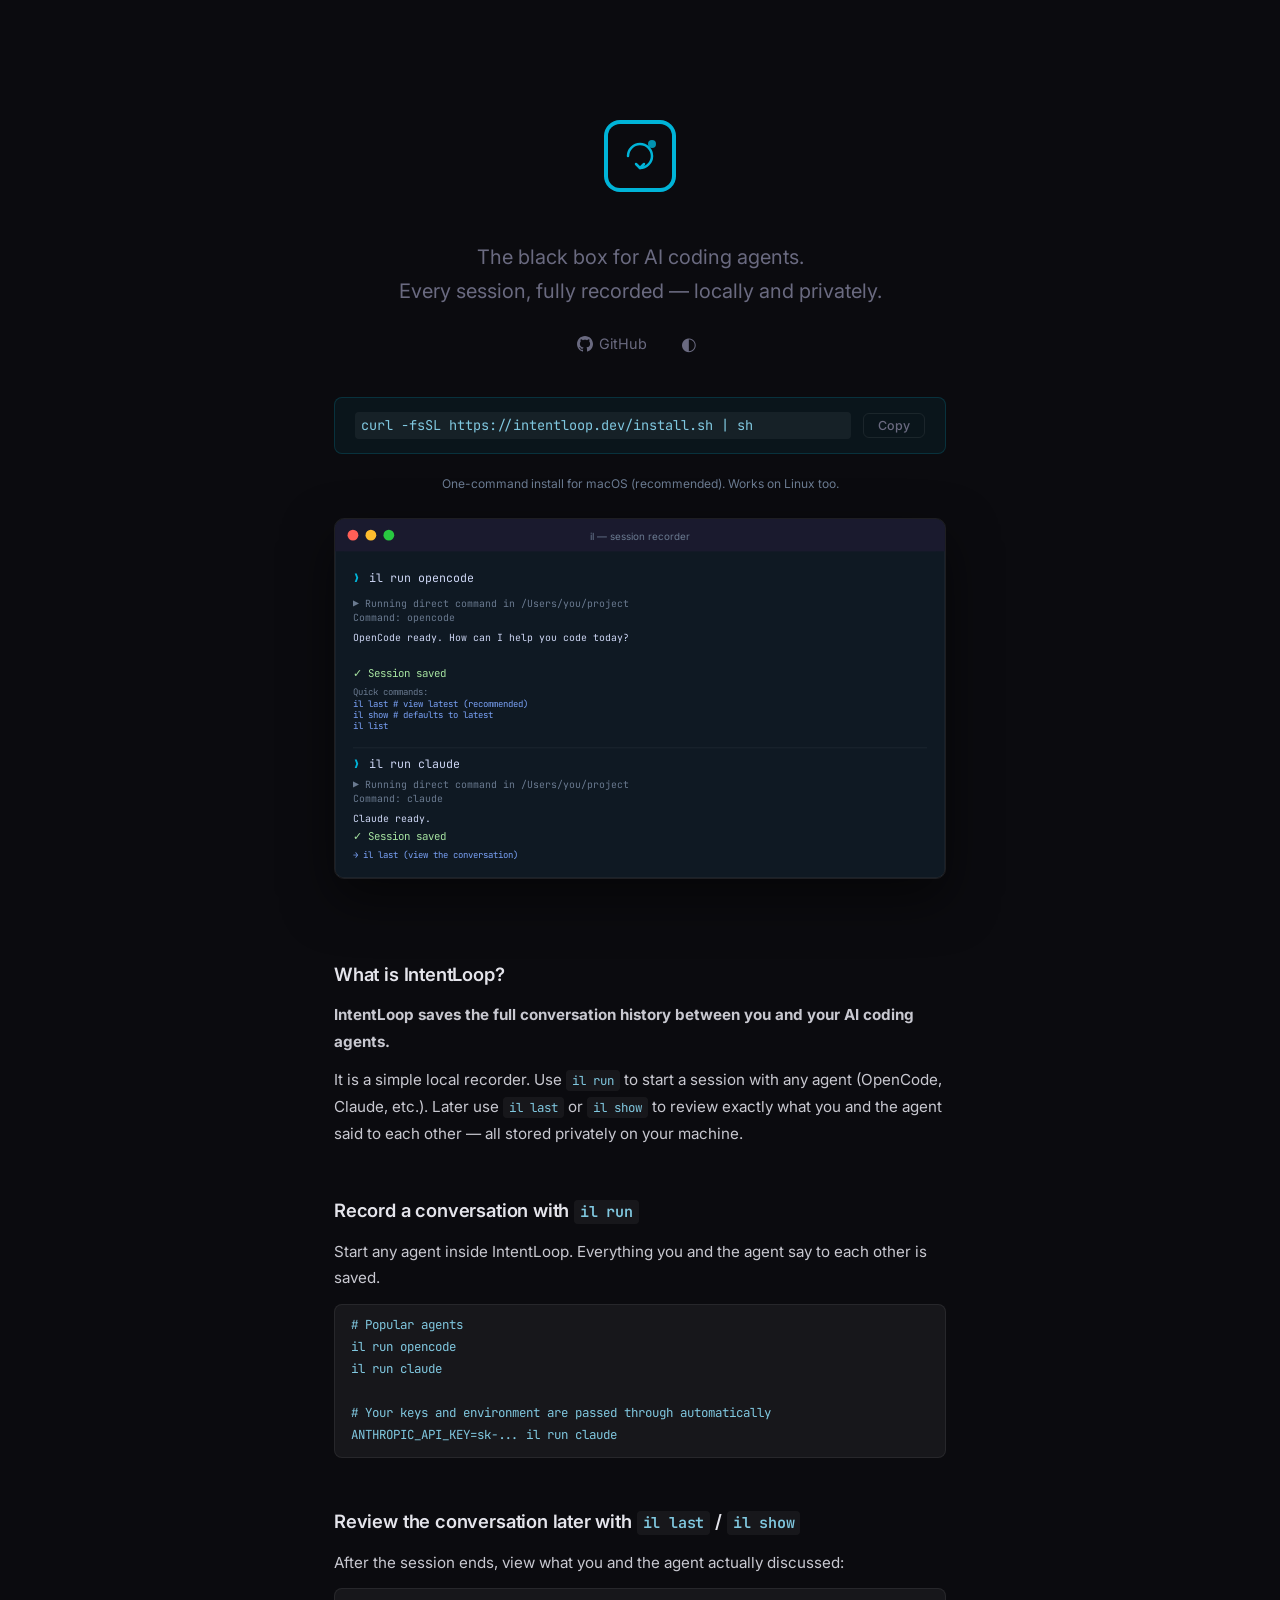
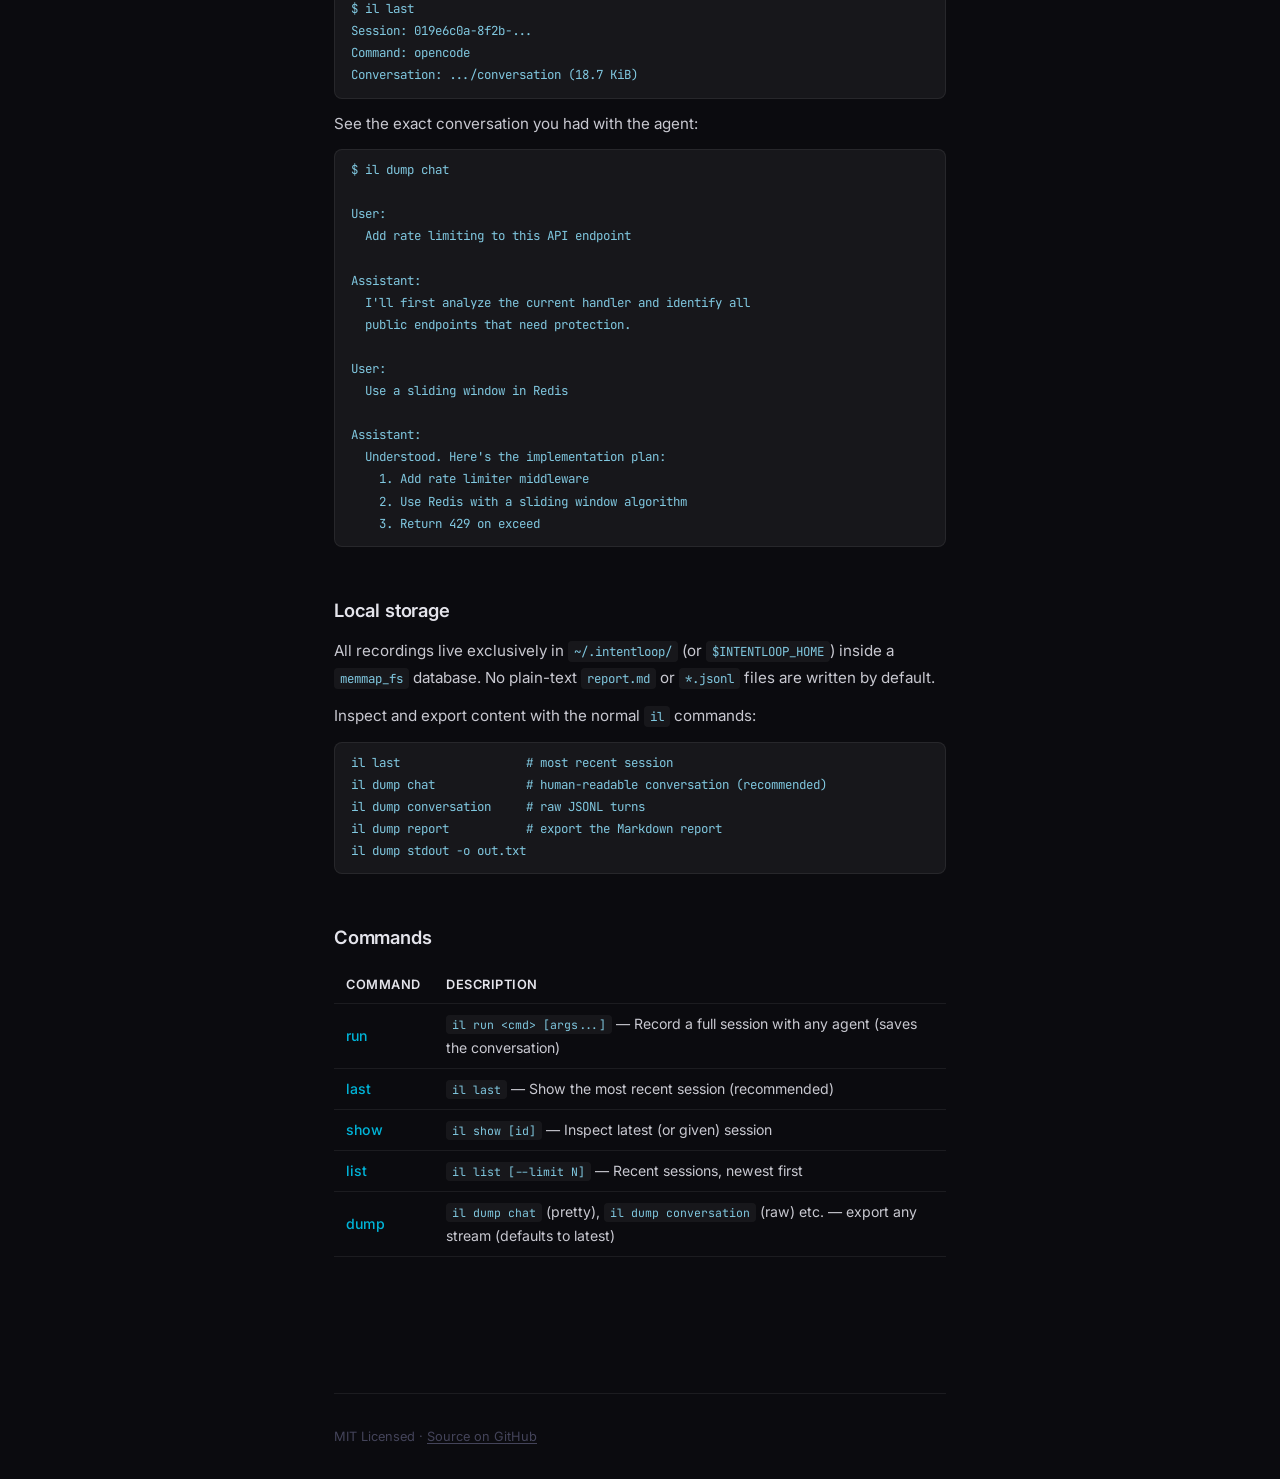
<file: web/index.html>
<!DOCTYPE html>
<html lang="en" data-theme="dark">
<head>
  <meta charset="UTF-8">
  <meta name="viewport" content="width=device-width, initial-scale=1.0">
  <title>IntentLoop · The black box for AI coding agents</title>
  <meta name="description" content="The black box for AI coding agents. Every session fully recorded — locally and privately.">
  <meta property="og:title" content="IntentLoop · The black box for AI coding agents">
  <meta property="og:description" content="The black box for AI coding agents. Record every session locally and privately.">
  <meta property="og:url" content="https://intentloop.dev">
  <meta property="og:type" content="website">
  <link rel="icon" href="logo.svg">
  <link rel="preconnect" href="https://fonts.googleapis.com">
  <link rel="preconnect" href="https://fonts.gstatic.com" crossorigin>
  <link href="https://fonts.googleapis.com/css2?family=Inter:wght@300;400;500;600;700&family=JetBrains+Mono:wght@400;500;600&display=swap" rel="stylesheet">
  <link rel="stylesheet" href="styles.css">
</head>
<body>

  <main class="page">

    <!-- ── Hero ──────────────────────────────────────── -->
    <section class="hero">

      <!-- Logo -->
      <div class="logo">
        <img src="logo.svg" alt="IntentLoop" width="72" height="72">
      </div>

      <p class="hero-tagline">
        The black box for AI coding agents.<br>
        Every session, fully recorded — locally and privately.
      </p>

      <div class="hero-links">
        <a href="https://github.com/EeroEternal/IntentLoop" target="_blank" rel="noopener">
          <svg width="16" height="16" viewBox="0 0 24 24" fill="currentColor"><path d="M12 0c-6.626 0-12 5.373-12 12 0 5.302 3.438 9.8 8.207 11.387.599.111.793-.261.793-.577v-2.234c-3.338.726-4.033-1.416-4.033-1.416-.546-1.387-1.333-1.756-1.333-1.756-1.089-.745.083-.729.083-.729 1.205.084 1.839 1.237 1.839 1.237 1.07 1.834 2.807 1.304 3.492.997.107-.775.418-1.305.762-1.604-2.665-.305-5.467-1.334-5.467-5.931 0-1.311.469-2.381 1.236-3.221-.124-.303-.535-1.524.117-3.176 0 0 1.008-.322 3.301 1.23.957-.266 1.983-.399 3.003-.404 1.02.005 2.047.138 3.006.404 2.291-1.552 3.297-1.23 3.297-1.23.653 1.653.242 2.874.118 3.176.77.84 1.235 1.911 1.235 3.221 0 4.609-2.807 5.624-5.479 5.921.43.372.823 1.102.823 2.222v3.293c0 .319.192.694.801.576 4.765-1.589 8.199-6.086 8.199-11.386 0-6.627-5.373-12-12-12z"/></svg>
          GitHub
        </a>
        <button class="theme-btn" id="themeToggle" aria-label="Toggle theme">&#9680;</button>
      </div>

      <div class="install-block">
        <code class="install-code">curl -fsSL https://intentloop.dev/install.sh | sh</code>
        <button class="copy-btn" data-copy="curl -fsSL https://intentloop.dev/install.sh | sh">Copy</button>
      </div>
      <p style="text-align:center; margin:-12px 0 24px; font-size:0.75rem; color:#6a7a90;">
        One-command install for macOS (recommended). Works on Linux too.
      </p>

      <!-- Terminal mockup -->
      <div class="screenshot">
        <svg viewBox="0 0 680 400" xmlns="http://www.w3.org/2000/svg">
          <!-- Window frame -->
          <rect x="0" y="0" width="680" height="400" rx="10" fill="#0f1923" stroke="rgba(255,255,255,0.1)" stroke-width="1"/>

          <!-- Title bar -->
          <rect x="0" y="0" width="680" height="36" rx="10" fill="#1a1a2e"/>
          <rect x="0" y="18" width="680" height="18" fill="#1a1a2e"/>
          <!-- Traffic lights -->
          <circle cx="20" cy="18" r="6" fill="#ff5f57"/>
          <circle cx="40" cy="18" r="6" fill="#febc2e"/>
          <circle cx="60" cy="18" r="6" fill="#28c840"/>
          <text x="340" y="23" text-anchor="middle" font-family="Inter,sans-serif" font-size="11" fill="#6a7a90">il — session recorder</text>

          <!-- Main example: record a session -->
          <text x="20" y="70" font-family="JetBrains Mono,monospace" font-size="13" fill="#00b4d8">&#10095;</text>
          <text x="38" y="70" font-family="JetBrains Mono,monospace" font-size="13" fill="#cdd6f4">il run opencode</text>

          <!-- Current real output -->
          <text x="20" y="98" font-family="JetBrains Mono,monospace" font-size="11" fill="#6a7a90">▶ Running direct command in /Users/you/project</text>
          <text x="20" y="114" font-family="JetBrains Mono,monospace" font-size="11" fill="#6a7a90">   Command: opencode</text>

          <text x="20" y="136" font-family="JetBrains Mono,monospace" font-size="11" fill="#cdd6f4">OpenCode ready. How can I help you code today?</text>

          <text x="20" y="176" font-family="JetBrains Mono,monospace" font-size="12" fill="#a6e3a1">✓ Session saved</text>

          <text x="20" y="196" font-family="JetBrains Mono,monospace" font-size="10" fill="#6a7a90">Quick commands:</text>
          <text x="20" y="210" font-family="JetBrains Mono,monospace" font-size="10" fill="#7aa2f7">  il last   # view latest (recommended)</text>
          <text x="20" y="222" font-family="JetBrains Mono,monospace" font-size="10" fill="#7aa2f7">  il show   # defaults to latest</text>
          <text x="20" y="234" font-family="JetBrains Mono,monospace" font-size="10" fill="#7aa2f7">  il list</text>

          <!-- Separator -->
          <line x1="20" y1="255" x2="660" y2="255" stroke="rgba(255,255,255,0.06)" stroke-width="1"/>

          <!-- Second example -->
          <text x="20" y="278" font-family="JetBrains Mono,monospace" font-size="13" fill="#00b4d8">&#10095;</text>
          <text x="38" y="278" font-family="JetBrains Mono,monospace" font-size="13" fill="#cdd6f4">il run claude</text>

          <text x="20" y="300" font-family="JetBrains Mono,monospace" font-size="11" fill="#6a7a90">▶ Running direct command in /Users/you/project</text>
          <text x="20" y="316" font-family="JetBrains Mono,monospace" font-size="11" fill="#6a7a90">   Command: claude</text>

          <text x="20" y="338" font-family="JetBrains Mono,monospace" font-size="11" fill="#cdd6f4">Claude ready.</text>

          <text x="20" y="358" font-family="JetBrains Mono,monospace" font-size="12" fill="#a6e3a1">✓ Session saved</text>

          <text x="20" y="378" font-family="JetBrains Mono,monospace" font-size="10" fill="#7aa2f7">→ il last   (view the conversation)</text>
        </svg>
      </div>
    </section>

    <!-- ── Content ───────────────────────────────────── -->

    <section class="content">

      <h2>What is IntentLoop?</h2>
      <p>
        <strong>IntentLoop saves the full conversation history between you and your AI coding agents.</strong>
      </p>
      <p>
        It is a simple local recorder. Use <code>il run</code> to start a session with any agent
        (OpenCode, Claude, etc.). Later use <code>il last</code> or <code>il show</code>
        to review exactly what you and the agent said to each other — all stored privately on your machine.
      </p>

      <h2>Record a conversation with <code>il run</code></h2>
      <p>
        Start any agent inside IntentLoop. Everything you and the agent say to each other is saved.
      </p>
      <div class="code-block config-block">
<pre><code># Popular agents
il run opencode
il run claude

# Your keys and environment are passed through automatically
ANTHROPIC_API_KEY=sk-... il run claude</code></pre>
      </div>

      <h2>Review the conversation later with <code>il last</code> / <code>il show</code></h2>
      <p>
        After the session ends, view what you and the agent actually discussed:
      </p>
      <div class="code-block config-block">
<pre><code>$ il last
Session: 019e6c0a-8f2b-...
Command: opencode
Conversation: .../conversation (18.7 KiB)</code></pre>
      </div>

      <p>
        See the exact conversation you had with the agent:
      </p>
      <div class="code-block config-block">
<pre><code>$ il dump chat

User:
  Add rate limiting to this API endpoint

Assistant:
  I'll first analyze the current handler and identify all 
  public endpoints that need protection.

User:
  Use a sliding window in Redis

Assistant:
  Understood. Here's the implementation plan:
    1. Add rate limiter middleware
    2. Use Redis with a sliding window algorithm
    3. Return 429 on exceed</code></pre>
      </div>

      <h2>Local storage</h2>
      <p>
        All recordings live exclusively in <code>~/.intentloop/</code> (or <code>$INTENTLOOP_HOME</code>)
        inside a <code>memmap_fs</code> database. No plain-text <code>report.md</code> or <code>*.jsonl</code> files
        are written by default.
      </p>
      <p>
        Inspect and export content with the normal <code>il</code> commands:
      </p>
      <div class="code-block config-block">
<pre><code>il last                  # most recent session
il dump chat             # human-readable conversation (recommended)
il dump conversation     # raw JSONL turns
il dump report           # export the Markdown report
il dump stdout -o out.txt</code></pre>
      </div>

      <h2>Commands</h2>
      <table class="shortcuts-table">
        <thead>
          <tr><th>Command</th><th>Description</th></tr>
        </thead>
        <tbody>
          <tr><td>run</td><td><code>il run &lt;cmd&gt; [args...]</code> — Record a full session with any agent (saves the conversation)</td></tr>
          <tr><td>last</td><td><code>il last</code> — Show the most recent session (recommended)</td></tr>
          <tr><td>show</td><td><code>il show [id]</code> — Inspect latest (or given) session</td></tr>
          <tr><td>list</td><td><code>il list [--limit N]</code> — Recent sessions, newest first</td></tr>
          <tr><td>dump</td><td><code>il dump chat</code> (pretty), <code>il dump conversation</code> (raw) etc. — export any stream (defaults to latest)</td></tr>
        </tbody>
      </table>

    </section>

    <!-- ── Footer ─────────────────────────────────────── -->
    <footer class="footer">
      <p>MIT Licensed &middot; <a href="https://github.com/EeroEternal/IntentLoop" target="_blank" rel="noopener">Source on GitHub</a></p>
    </footer>

  </main>

  <script src="script.js"></script>
</body>
</html>
</file>
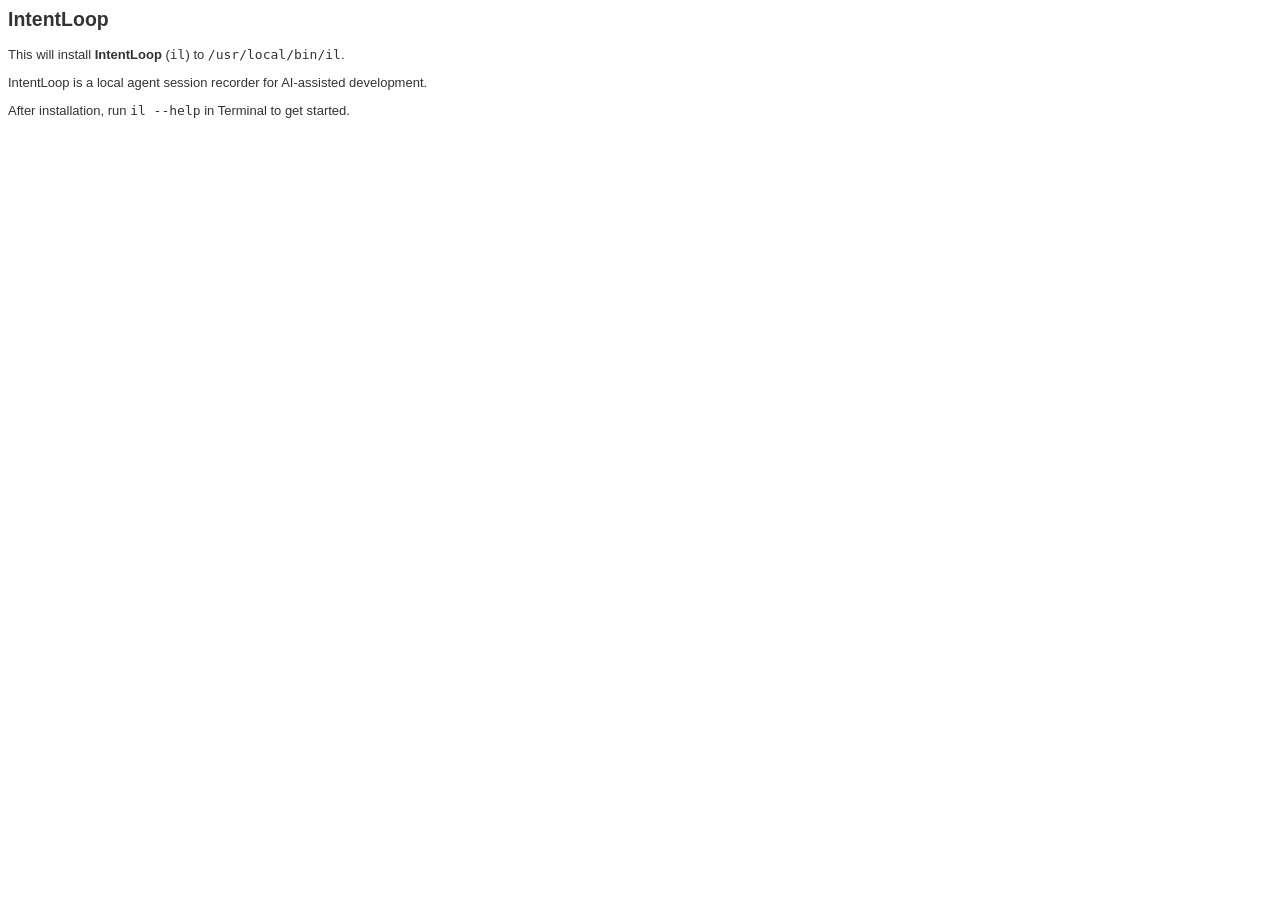
<file: pkg/Welcome.html>
<html>
<head><meta charset="utf-8"></head>
<body style="font-family: -apple-system, Helvetica, Arial, sans-serif; font-size: 13px; color: #333;">
<h2>IntentLoop</h2>
<p>This will install <strong>IntentLoop</strong> (<code>il</code>) to <code>/usr/local/bin/il</code>.</p>
<p>IntentLoop is a local agent session recorder for AI-assisted development.</p>
<p>After installation, run <code>il --help</code> in Terminal to get started.</p>
</body>
</html>
</file>
<file: web/styles.css>
/* ═══════════════════════════════════════════════════════════════
   intentloop.dev — Modern SaaS-inspired landing page
   Dual theme: Dark / Light Blue
   ═══════════════════════════════════════════════════════════════ */

*, *::before, *::after {
  margin: 0;
  padding: 0;
  box-sizing: border-box;
}

/* ── Variables ──────────────────────────────────────────────── */
:root {
  --font-sans: 'Inter', -apple-system, BlinkMacSystemFont, 'Segoe UI', sans-serif;
  --font-mono: 'JetBrains Mono', 'Fira Code', monospace;
  --transition: 0.25s ease;
  --content-width: 660px;
}

/* ── Dark Theme ─────────────────────────────────────────────── */
[data-theme="dark"] {
  --bg: #0b0b0f;
  --text: #c8c8d0;
  --text-muted: #6a6a80;
  --heading: #e4e4eb;
  --accent: #00b4d8;
  --accent-dim: rgba(0, 180, 216, 0.12);
  --link: #00a5c8;
  --link-hover: #33c8e8;
  --border: rgba(255, 255, 255, 0.07);
  --code-bg: rgba(255, 255, 255, 0.05);
  --code-text: #80c8e0;
  --install-bg: rgba(0, 180, 216, 0.06);
  --install-border: rgba(0, 180, 216, 0.18);
  --terminal-bg: #0f1923;
  --terminal-text: #cdd6f4;
  --terminal-muted: #6a7a90;
  --terminal-accent: #00b4d8;
  --footer-text: #44445a;
}

/* ── Light Theme ────────────────────────────────────────────── */
[data-theme="light"] {
  --bg: #f8fafb;
  --text: #3a4a54;
  --text-muted: #7a8a94;
  --heading: #1a2a34;
  --accent: #0090b0;
  --accent-dim: rgba(0, 144, 176, 0.10);
  --link: #007a96;
  --link-hover: #00b4d8;
  --border: rgba(0, 0, 0, 0.08);
  --code-bg: rgba(0, 0, 0, 0.04);
  --code-text: #006a84;
  --install-bg: rgba(0, 144, 176, 0.06);
  --install-border: rgba(0, 144, 176, 0.20);
  --terminal-bg: #eaf3f6;
  --terminal-text: #3a4a54;
  --terminal-muted: #7a8a94;
  --terminal-accent: #0090b0;
  --footer-text: #8a9aa4;
}

/* ── Base ───────────────────────────────────────────────────── */
html {
  scroll-behavior: smooth;
  -webkit-font-smoothing: antialiased;
}

body {
  font-family: var(--font-sans);
  background: var(--bg);
  color: var(--text);
  line-height: 1.7;
  transition: background var(--transition), color var(--transition);
}

a {
  color: var(--link);
  text-decoration: none;
  transition: color var(--transition);
}

a:hover {
  color: var(--link-hover);
}

code {
  font-family: var(--font-mono);
  font-size: 0.82em;
  background: var(--code-bg);
  color: var(--code-text);
  padding: 2px 6px;
  border-radius: 4px;
}

::selection {
  background: var(--accent-dim);
}

/* ── Page Container ─────────────────────────────────────────── */
.page {
  max-width: var(--content-width);
  margin: 0 auto;
  padding: 0 24px;
}

/* ── Hero ───────────────────────────────────────────────────── */
.hero {
  padding-top: 120px;
  margin-bottom: 80px;
  text-align: center;
}

.logo {
  color: var(--accent);
  margin-bottom: 40px;
}

.logo img {
  width: 72px;
  height: 72px;
}

.hero-tagline {
  font-size: 1.25rem;
  color: var(--text-muted);
  line-height: 1.7;
  margin-bottom: 24px;
  font-weight: 400;
}

.hero-links {
  display: flex;
  align-items: center;
  justify-content: center;
  gap: 28px;
  margin-bottom: 40px;
  font-size: 0.9rem;
}

.hero-links a {
  display: flex;
  align-items: center;
  gap: 6px;
  color: var(--text-muted);
  transition: color var(--transition);
}

.hero-links a:hover {
  color: var(--text);
}

.theme-btn {
  background: none;
  border: none;
  color: var(--text-muted);
  font-size: 1.1rem;
  cursor: pointer;
  padding: 2px 6px;
  border-radius: 4px;
  transition: all var(--transition);
  line-height: 1;
}

.theme-btn:hover {
  color: var(--accent);
}

/* ── Install Block ──────────────────────────────────────────── */
.install-block {
  display: flex;
  align-items: center;
  justify-content: center;
  gap: 12px;
  background: var(--install-bg);
  border: 1px solid var(--install-border);
  border-radius: 8px;
  padding: 14px 20px;
  margin-bottom: 32px;
}

.install-code {
  font-size: 0.85rem;
  flex: 1;
  text-align: left;
  white-space: nowrap;
  overflow: hidden;
  text-overflow: ellipsis;
}

.copy-btn {
  background: none;
  border: 1px solid var(--border);
  color: var(--text-muted);
  cursor: pointer;
  padding: 4px 14px;
  border-radius: 6px;
  transition: all var(--transition);
  flex-shrink: 0;
  font-family: var(--font-sans);
  font-size: 0.78rem;
  font-weight: 500;
}

.copy-btn:hover {
  color: var(--text);
  border-color: var(--text-muted);
}

/* ── Screenshot ───────────────────────────────────────────────── */
.screenshot {
  border-radius: 10px;
  overflow: hidden;
  margin-bottom: 0;
  box-shadow: 0 20px 50px rgba(0, 0, 0, 0.5);
  border: 1px solid rgba(255, 255, 255, 0.08);
}

.screenshot svg {
  display: block;
  width: 100%;
  height: auto;
}

/* ── Content ────────────────────────────────────────────────── */
.content {
  padding-bottom: 80px;
}

.content h2 {
  font-size: 1.15rem;
  font-weight: 600;
  color: var(--heading);
  margin-top: 48px;
  margin-bottom: 12px;
  letter-spacing: -0.01em;
}

.content h2:first-child {
  margin-top: 64px;
}

.content p {
  font-size: 0.95rem;
  color: var(--text);
  line-height: 1.75;
  margin-bottom: 12px;
}

.code-block {
  background: var(--code-bg);
  border: 1px solid var(--border);
  border-radius: 8px;
  padding: 10px 16px;
  margin-bottom: 12px;
  overflow-x: auto;
}

.code-block code {
  font-size: 0.8rem;
  background: none;
  padding: 0;
  color: var(--text);
  white-space: nowrap;
}

.config-block pre {
  margin: 0;
}

.config-block code {
  font-size: 0.78rem;
  line-height: 1.6;
  white-space: pre;
  color: var(--code-text);
}

/* ── Shortcuts Table ─────────────────────────────────────────── */
.shortcuts-table {
  width: 100%;
  border-collapse: collapse;
  margin-top: 12px;
  margin-bottom: 16px;
  font-size: 0.88rem;
}

.shortcuts-table th,
.shortcuts-table td {
  text-align: left;
  padding: 8px 12px;
  border-bottom: 1px solid var(--border);
}

.shortcuts-table th {
  font-weight: 600;
  color: var(--heading);
  font-size: 0.8rem;
  text-transform: uppercase;
  letter-spacing: 0.04em;
}

.shortcuts-table td:first-child {
  color: var(--accent);
  font-weight: 500;
  white-space: nowrap;
  width: 100px;
}

.shortcuts-table td:last-child {
  color: var(--text);
}

/* ── Footer ─────────────────────────────────────────────────── */
.footer {
  border-top: 1px solid var(--border);
  padding: 32px 0;
  margin-top: 40px;
}

.footer p {
  font-size: 0.8rem;
  color: var(--footer-text);
}

.footer a {
  color: var(--footer-text);
  text-decoration: underline;
  text-underline-offset: 2px;
}

.footer a:hover {
  color: var(--text);
}

/* ── Responsive ─────────────────────────────────────────────── */
@media (max-width: 640px) {
  .page {
    padding: 0 20px;
  }

  .hero {
    padding-top: 48px;
  }

  .install-block {
    padding: 10px 12px;
  }

  .install-code {
    font-size: 0.72rem;
  }

  .shortcuts-table td:first-child {
    width: auto;
  }

  .config-block code {
    font-size: 0.7rem;
  }
}
</file>
